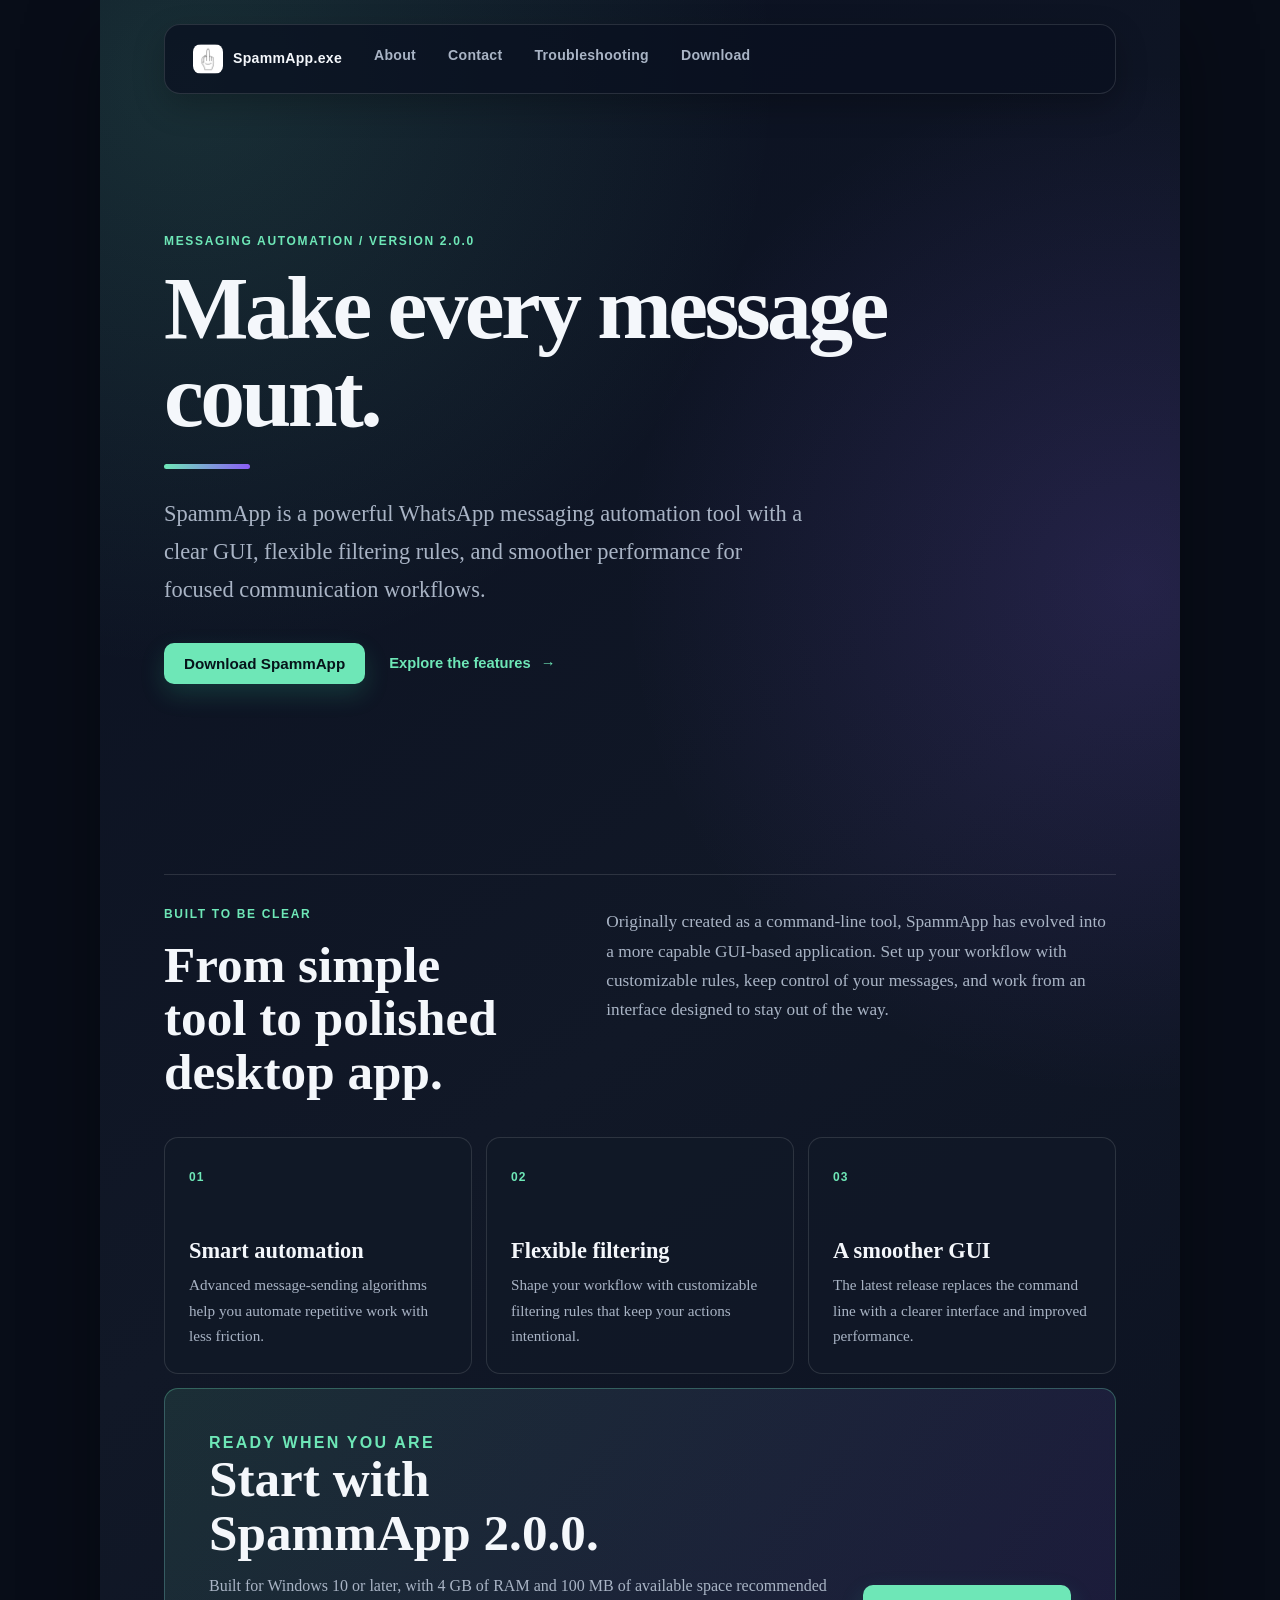
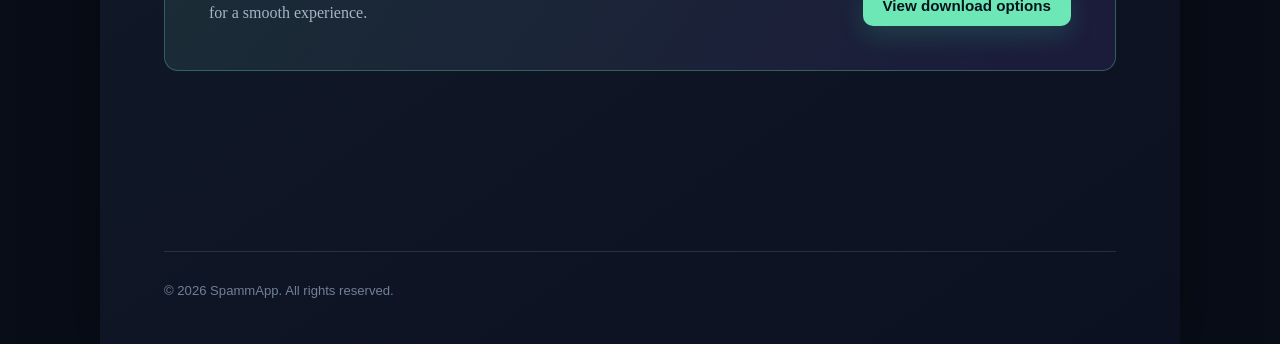
<file: index.html>
<!DOCTYPE html>
<html lang="en">
<head>
    <meta charset="UTF-8">
    <meta name="viewport" content="width=device-width, initial-scale=1.0">
    <link rel="icon" href="oid.ico" type="image/x-icon">
    <link rel="stylesheet" href="main.css">
    <title>SpammApp.exe</title>
</head>
<body>
    <header>
        <nav>
            <ul>
                <li><a href="index.html"><img src="oid.ico" alt=""> SpammApp.exe</a></li>
                <li><a href="about.html">About</a></li>
                <li><a href="contact.html">Contact</a></li>
                <li><a href="troubleshooting.html">Troubleshooting</a></li>
                <li><a href="download.html">Download</a></li>
            </ul>
        </nav>
    </header>
    <main>
        <section class="hero">
            <p class="eyebrow">MESSAGING AUTOMATION / VERSION 2.0.0</p>
            <h1>Make every message count.</h1>
            <p class="hero-copy">SpammApp is a powerful WhatsApp messaging automation tool with a clear GUI, flexible filtering rules, and smoother performance for focused communication workflows.</p>
            <div class="hero-actions">
                <a class="button-link" href="download.html">Download SpammApp</a>
                <a class="text-link" href="about.html">Explore the features <span aria-hidden="true">&rarr;</span></a>
            </div>
        </section>

        <section class="intro-grid" aria-label="SpammApp overview">
            <div>
                <p class="section-label">BUILT TO BE CLEAR</p>
                <h2>From simple tool to polished desktop app.</h2>
            </div>
            <p>Originally created as a command-line tool, SpammApp has evolved into a more capable GUI-based application. Set up your workflow with customizable rules, keep control of your messages, and work from an interface designed to stay out of the way.</p>
        </section>

        <section class="feature-grid" aria-label="Key features">
            <article class="feature-card">
                <span class="feature-number">01</span>
                <h2>Smart automation</h2>
                <p>Advanced message-sending algorithms help you automate repetitive work with less friction.</p>
            </article>
            <article class="feature-card">
                <span class="feature-number">02</span>
                <h2>Flexible filtering</h2>
                <p>Shape your workflow with customizable filtering rules that keep your actions intentional.</p>
            </article>
            <article class="feature-card">
                <span class="feature-number">03</span>
                <h2>A smoother GUI</h2>
                <p>The latest release replaces the command line with a clearer interface and improved performance.</p>
            </article>
        </section>

        <section class="download-panel">
            <div>
                <p class="section-label">READY WHEN YOU ARE</p>
                <h2>Start with SpammApp 2.0.0.</h2>
                <p>Built for Windows 10 or later, with 4 GB of RAM and 100 MB of available space recommended for a smooth experience.</p>
            </div>
            <a class="button-link" href="download.html">View download options</a>
        </section>
    </main>
    <footer>
        <p>&copy; 2026 SpammApp. All rights reserved.</p>
    </footer>
    <script src="site.js"></script>
</body>
</html>
</file>
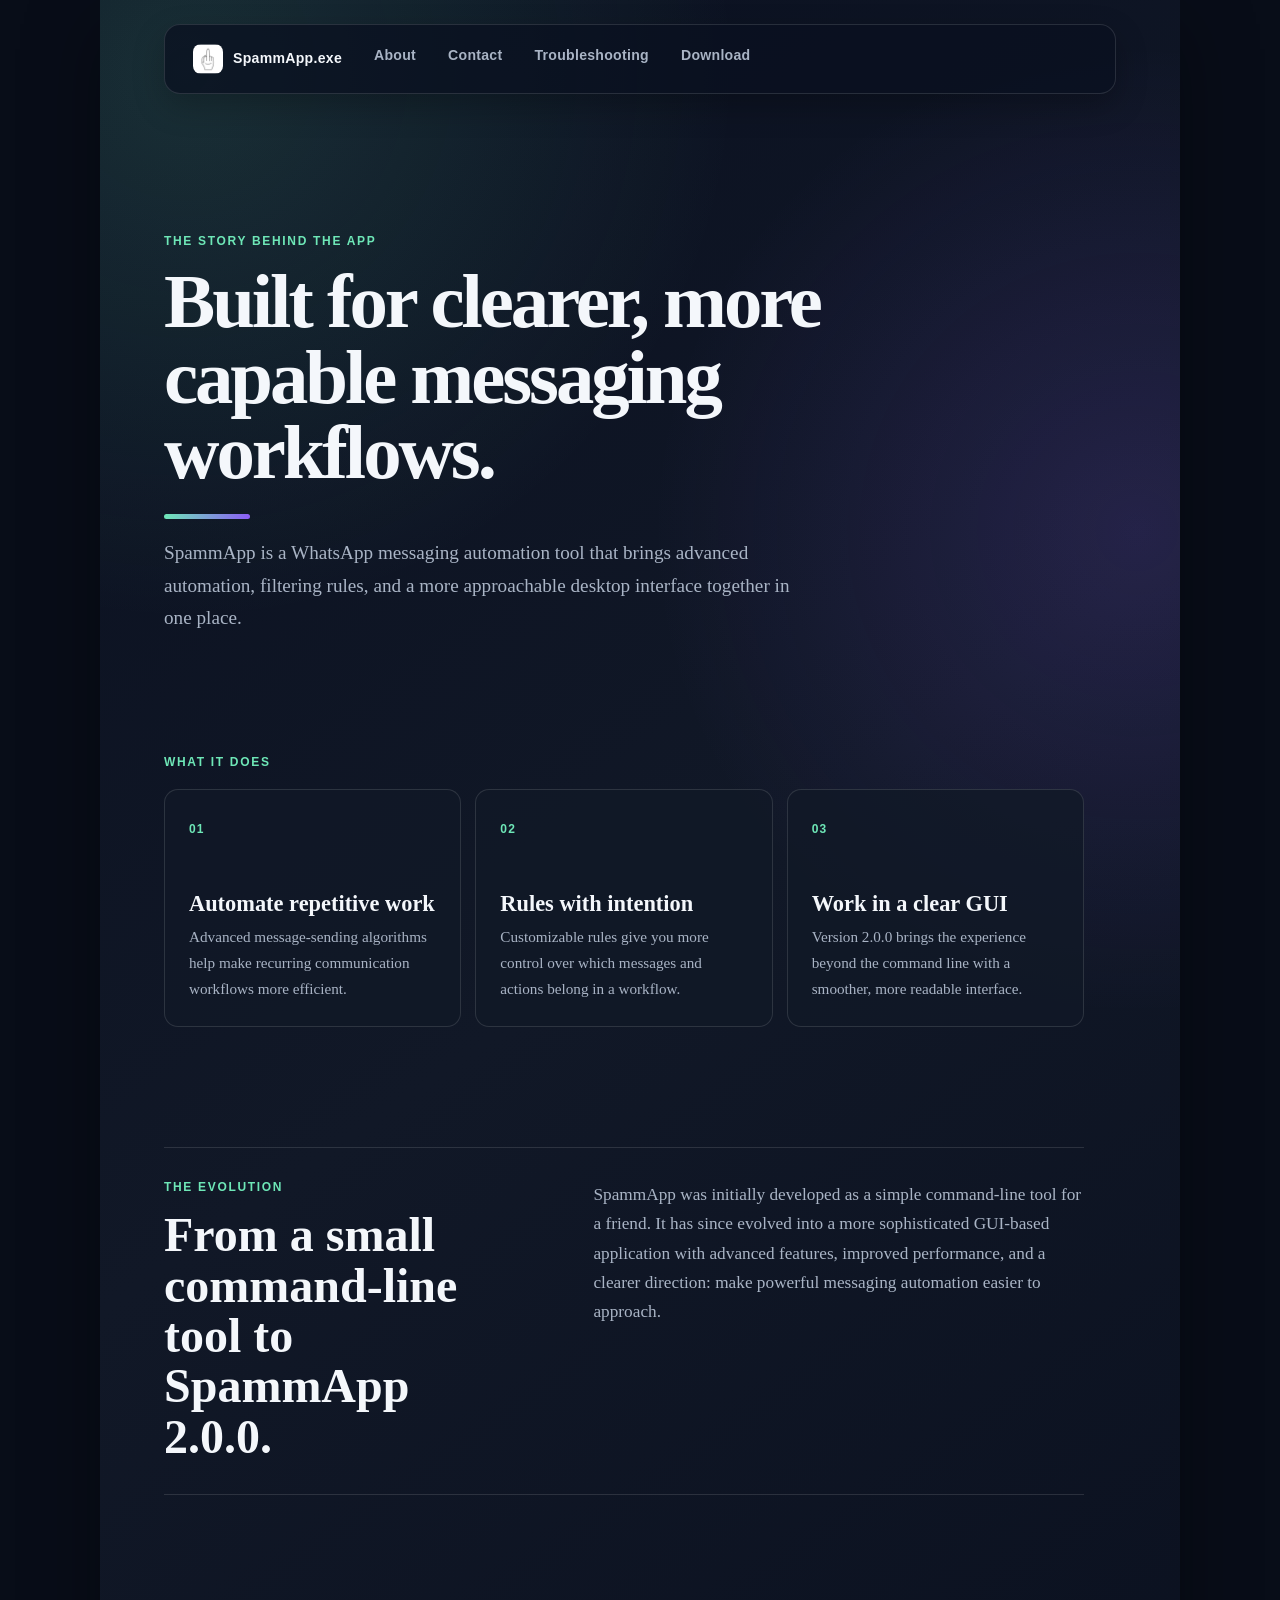
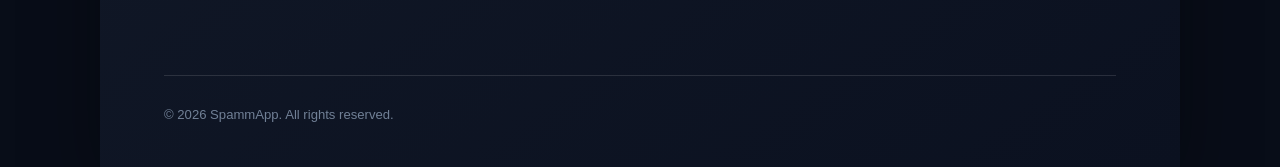
<file: about.html>
<!DOCTYPE html>
<html lang="en">
<head>
    <meta charset="UTF-8">
    <meta name="viewport" content="width=device-width, initial-scale=1.0">
    <link rel="icon" href="oid.ico" type="image/x-icon">
    <link rel="stylesheet" href="main.css">
    <title>About - SpammApp.exe</title>
</head>
<body>
    <header>
        <nav>
            <ul>
                <li><a href="index.html"><img src="oid.ico" alt=""> SpammApp.exe</a></li>
                <li><a href="about.html">About</a></li>
                <li><a href="contact.html">Contact</a></li>
                <li><a href="troubleshooting.html">Troubleshooting</a></li>
                <li><a href="download.html">Download</a></li>
            </ul>
        </nav>
    </header>
    <main class="subpage-main">
        <section class="page-intro">
            <p class="eyebrow">THE STORY BEHIND THE APP</p>
            <h1>Built for clearer, more capable messaging workflows.</h1>
            <p>SpammApp is a WhatsApp messaging automation tool that brings advanced automation, filtering rules, and a more approachable desktop interface together in one place.</p>
        </section>

        <section class="content-section">
            <p class="section-label">WHAT IT DOES</p>
            <div class="feature-grid compact-grid">
                <article class="feature-card">
                    <span class="feature-number">01</span>
                    <h2>Automate repetitive work</h2>
                    <p>Advanced message-sending algorithms help make recurring communication workflows more efficient.</p>
                </article>
                <article class="feature-card">
                    <span class="feature-number">02</span>
                    <h2>Rules with intention</h2>
                    <p>Customizable rules give you more control over which messages and actions belong in a workflow.</p>
                </article>
                <article class="feature-card">
                    <span class="feature-number">03</span>
                    <h2>Work in a clear GUI</h2>
                    <p>Version 2.0.0 brings the experience beyond the command line with a smoother, more readable interface.</p>
                </article>
            </div>
        </section>

        <section class="story-section">
            <div>
                <p class="section-label">THE EVOLUTION</p>
                <h2>From a small command-line tool to SpammApp 2.0.0.</h2>
            </div>
            <p>SpammApp was initially developed as a simple command-line tool for a friend. It has since evolved into a more sophisticated GUI-based application with advanced features, improved performance, and a clearer direction: make powerful messaging automation easier to approach.</p>
        </section>
    </main>
    <footer>
        <p>&copy; 2026 SpammApp. All rights reserved.</p>
    </footer>
    <script src="site.js"></script>
</body>
</html>
</file>
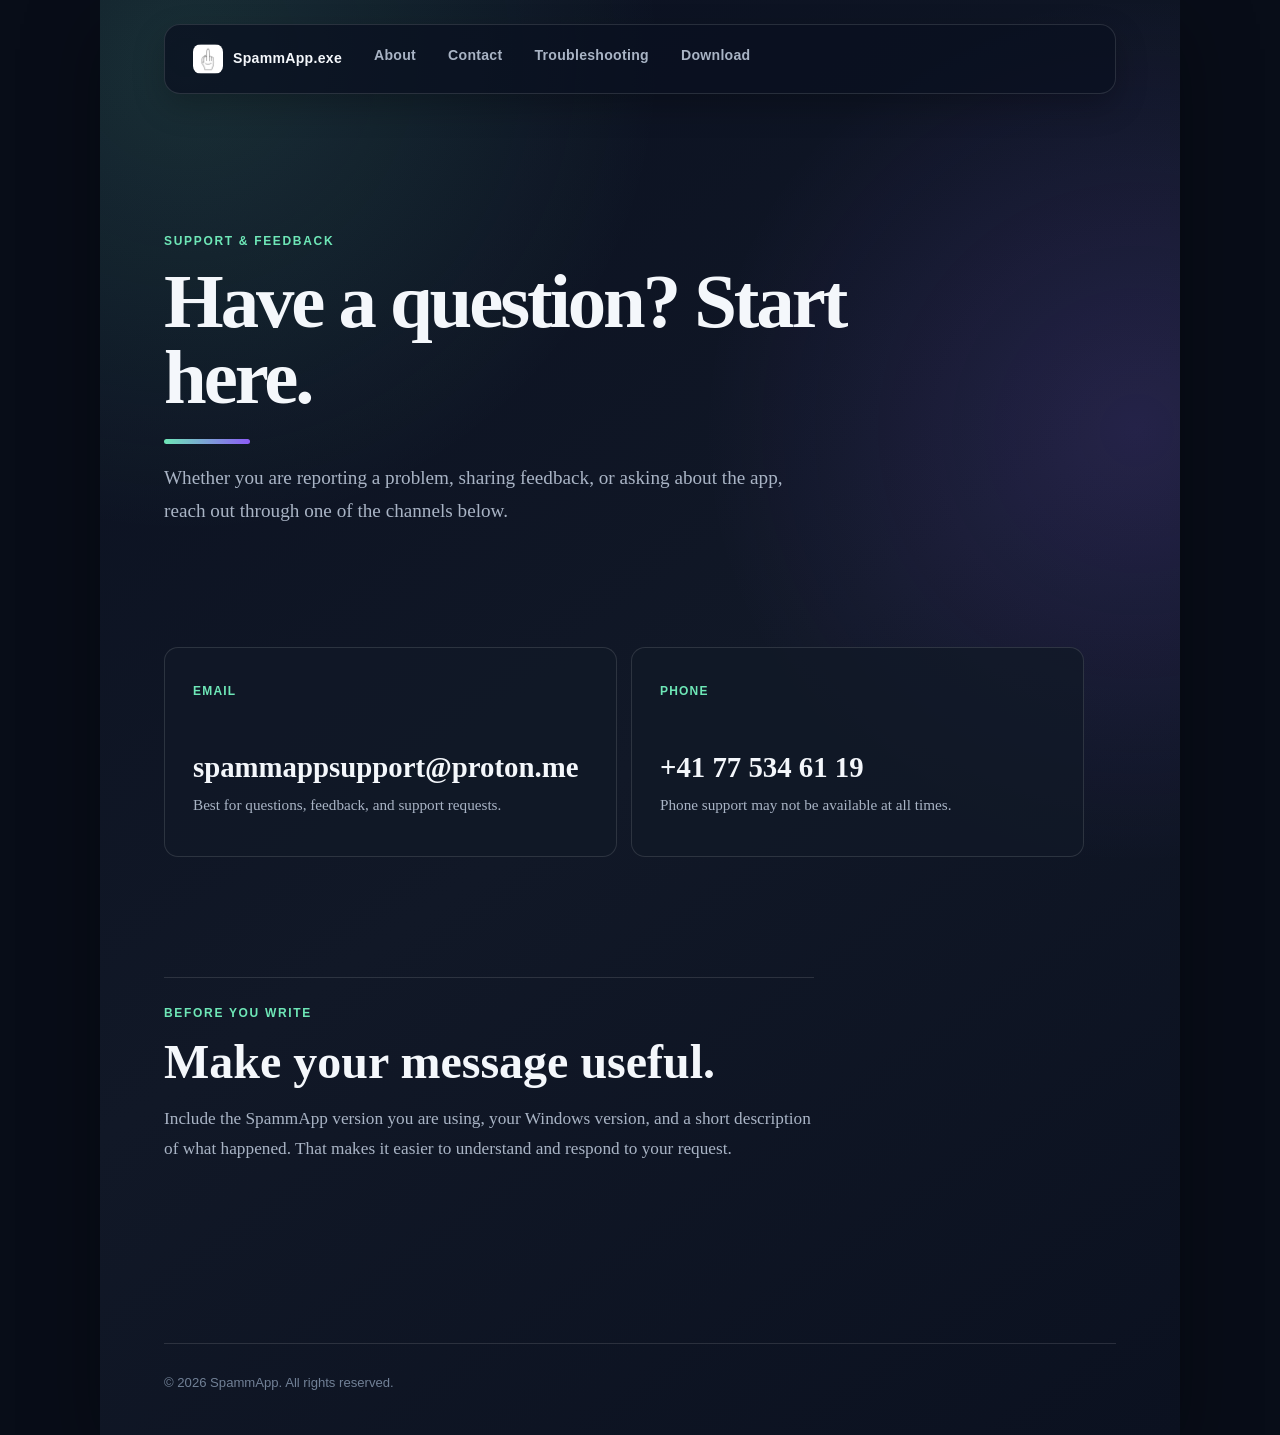
<file: contact.html>
<!DOCTYPE html>
<html lang="en">
<head>
    <meta charset="UTF-8">
    <meta name="viewport" content="width=device-width, initial-scale=1.0">
    <link rel="icon" href="oid.ico" type="image/x-icon">
    <link rel="stylesheet" href="main.css">
    <title>Contact - SpammApp.exe</title>
</head>
<body>
    <header>
        <nav>
            <ul>
                <li><a href="index.html"><img src="oid.ico" alt=""> SpammApp.exe</a></li>
                <li><a href="about.html">About</a></li>
                <li><a href="contact.html">Contact</a></li>
                <li><a href="troubleshooting.html">Troubleshooting</a></li>
                <li><a href="download.html">Download</a></li>
            </ul>
        </nav>
    </header>
    <main class="subpage-main">
        <section class="page-intro">
            <p class="eyebrow">SUPPORT &amp; FEEDBACK</p>
            <h1>Have a question? Start here.</h1>
            <p>Whether you are reporting a problem, sharing feedback, or asking about the app, reach out through one of the channels below.</p>
        </section>

        <section class="contact-grid" aria-label="Contact options">
            <a class="contact-card" href="mailto:spammappsupport@proton.me">
                <span class="feature-number">EMAIL</span>
                <h2>spammappsupport@proton.me</h2>
                <p>Best for questions, feedback, and support requests.</p>
            </a>
            <a class="contact-card" href="tel:+41775346119">
                <span class="feature-number">PHONE</span>
                <h2>+41 77 534 61 19</h2>
                <p>Phone support may not be available at all times.</p>
            </a>
        </section>

        <section class="support-note">
            <p class="section-label">BEFORE YOU WRITE</p>
            <h2>Make your message useful.</h2>
            <p>Include the SpammApp version you are using, your Windows version, and a short description of what happened. That makes it easier to understand and respond to your request.</p>
        </section>
    </main>
    <footer>
        <p>&copy; 2026 SpammApp. All rights reserved.</p>
    </footer>
    <script src="site.js"></script>
</body>
</html>
</file>
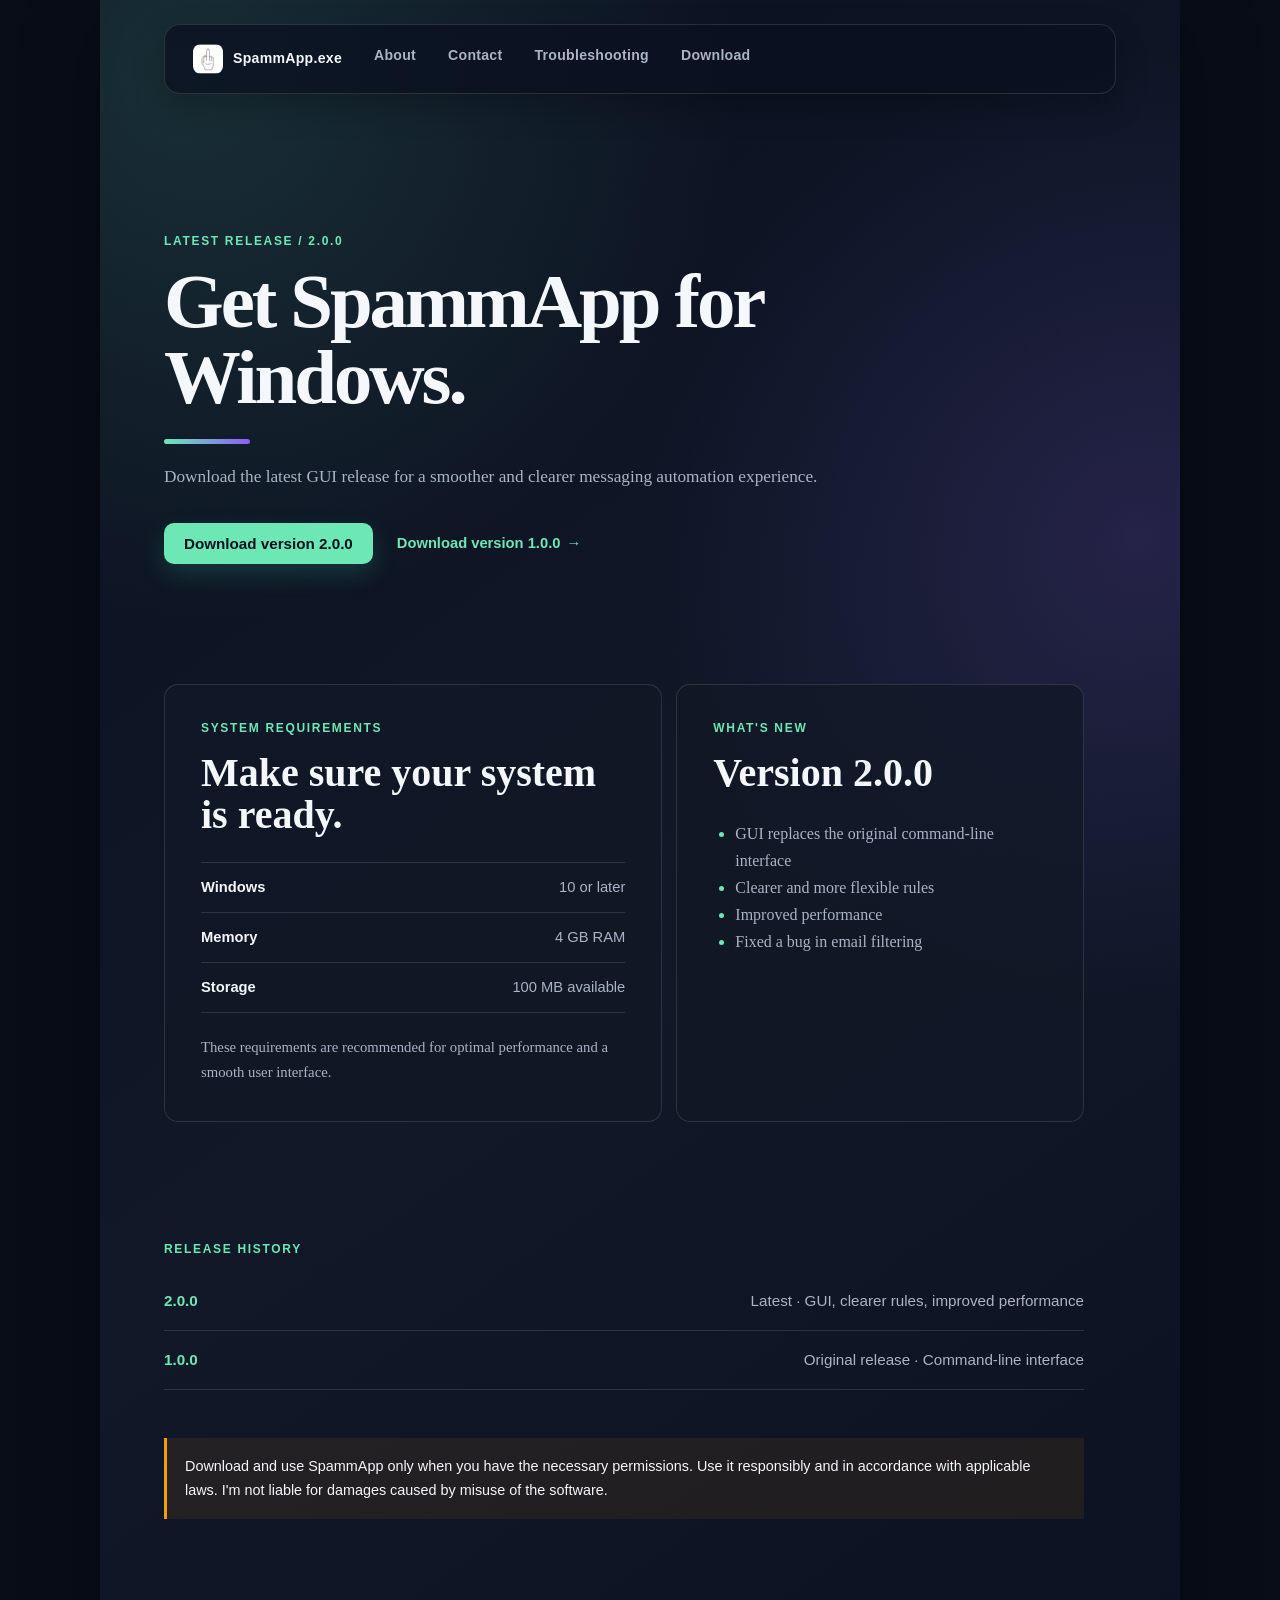
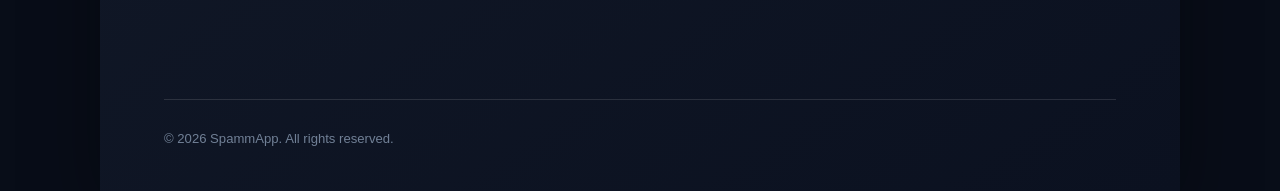
<file: download.html>
<!DOCTYPE html>
<html lang="en">
<head>
    <meta charset="UTF-8">
    <meta name="viewport" content="width=device-width, initial-scale=1.0">
    <link rel="icon" href="oid.ico" type="image/x-icon">
    <link rel="stylesheet" href="main.css">
    <title>Download - SpammApp.exe</title>
</head>
<body>
    <header>
        <nav>
            <ul>
                <li><a href="index.html"><img src="oid.ico" alt=""> SpammApp.exe</a></li>
                <li><a href="about.html">About</a></li>
                <li><a href="contact.html">Contact</a></li>
                <li><a href="troubleshooting.html">Troubleshooting</a></li>
                <li><a href="download.html">Download</a></li>
            </ul>
        </nav>
    </header>
    <main class="subpage-main download-page">
        <section class="page-intro download-intro">
            <p class="eyebrow">LATEST RELEASE / 2.0.0</p>
            <h1>Get SpammApp for Windows.</h1>
            <p>Download the latest GUI release for a smoother and clearer messaging automation experience.</p>
            <div class="download-actions">
                <a class="button-link" href="SpammApp_v2.exe" download
                    onclick="setTimeout(() => {
                        window.location.href = 'thanks.html';
                    }, 1000);">Download version 2.0.0
                </a>
                <a class="text-link" href="SpammApp_v1.exe" download
                    onclick="setTimeout(() => {
                        window.location.href = 'thanks.html';
                    }, 1000);">Download version 1.0.0<span aria-hidden="true">&rarr;</span>
                </a>
            </div>
        </section>

        <section class="download-details">
            <div class="requirements-panel">
                <p class="section-label">SYSTEM REQUIREMENTS</p>
                <h2>Make sure your system is ready.</h2>
                <div class="requirements-list">
                    <div><strong>Windows</strong><span>10 or later</span></div>
                    <div><strong>Memory</strong><span>4 GB RAM</span></div>
                    <div><strong>Storage</strong><span>100 MB available</span></div>
                </div>
                <p>These requirements are recommended for optimal performance and a smooth user interface.</p>
            </div>
            <div class="release-panel">
                <p class="section-label">WHAT'S NEW</p>
                <h2>Version 2.0.0</h2>
                <ul>
                    <li>GUI replaces the original command-line interface</li>
                    <li>Clearer and more flexible rules</li>
                    <li>Improved performance</li>
                    <li>Fixed a bug in email filtering</li>
                </ul>
            </div>
        </section>

        <section class="release-history">
            <p class="section-label">RELEASE HISTORY</p>
            <div class="release-row"><strong>2.0.0</strong><span>Latest &middot; GUI, clearer rules, improved performance</span></div>
            <div class="release-row"><strong>1.0.0</strong><span>Original release &middot; Command-line interface</span></div>
        </section>

        <data>Download and use SpammApp only when you have the necessary permissions. Use it responsibly and in accordance with applicable laws. I'm not liable for damages caused by misuse of the software.</data>
    </main>
    <footer>
        <p>&copy; 2026 SpammApp. All rights reserved.</p>
    </footer>
    <script src="site.js"></script>
</body>
</html>
</file>
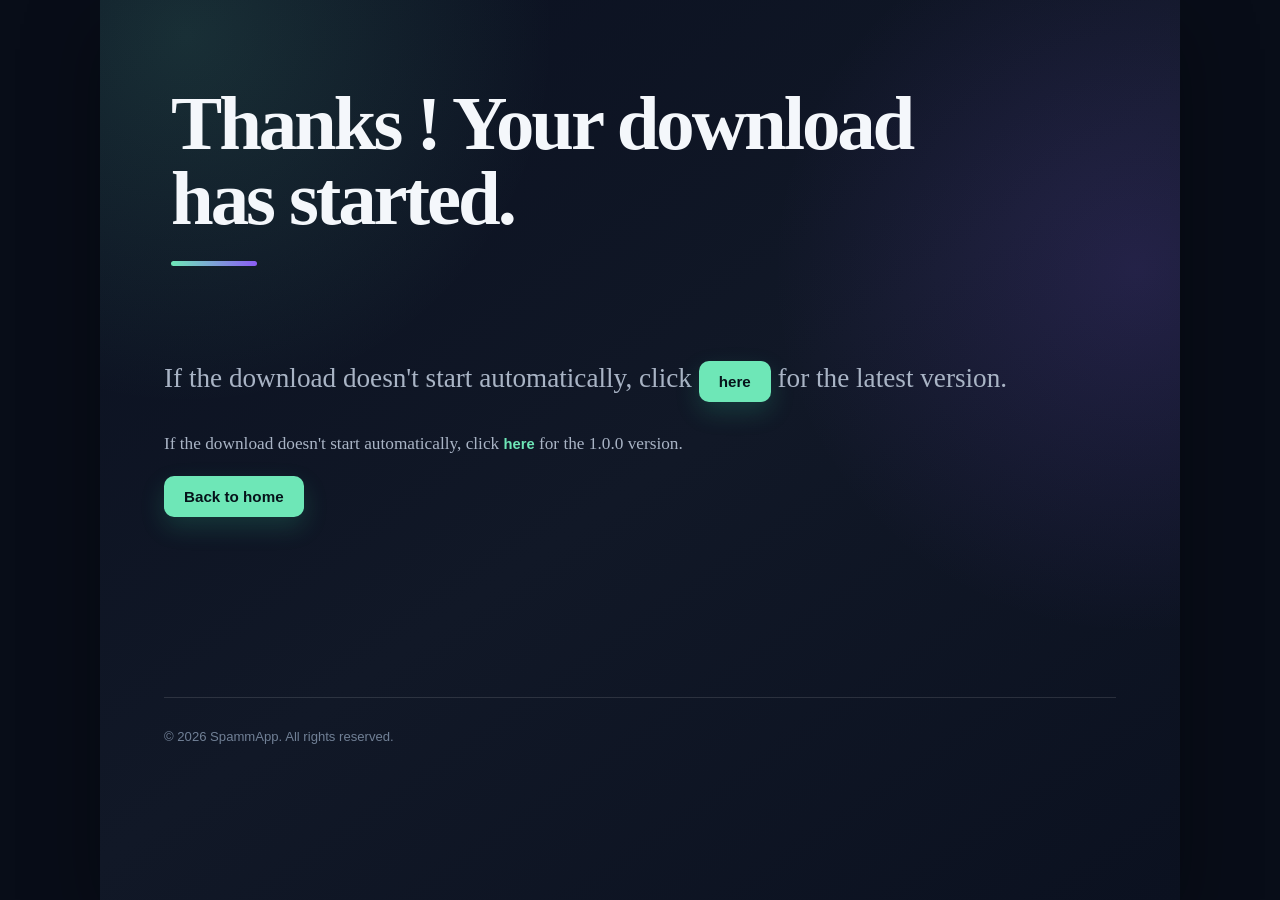
<file: thanks.html>
<!DOCTYPE html>
<html lang="en">
<head>
    <meta charset="UTF-8">
    <meta name="viewport" content="width=device-width, initial-scale=1.0">
    <link rel="icon" href="oid.ico" type="image/x-icon">
    <link rel="stylesheet" href="main.css">
    <title>Thanks ! - SpammApp.exe</title>
</head>
<body>
    <main class="subpage-main">
        <section class="page-intro">
            <h1 class="special-h1">Thanks ! Your download has started.</h1>
        </section>
        <p class="special-p">If the download doesn't start automatically, click <a class="button-link" href="SpammApp_v2.exe" download>here</a> for the latest version.</p>
        <p>If the download doesn't start automatically, click <a class="text-link" href="SpammApp_v1.exe" download>here</a> for the 1.0.0 version.</p>
        <a class="button-link" href="index.html">Back to home</a>
    <script src="site.js"></script>
    </main>
    <footer>
        <p>&copy; 2026 SpammApp. All rights reserved.</p>
    </footer>
</body>
</html>
</file>
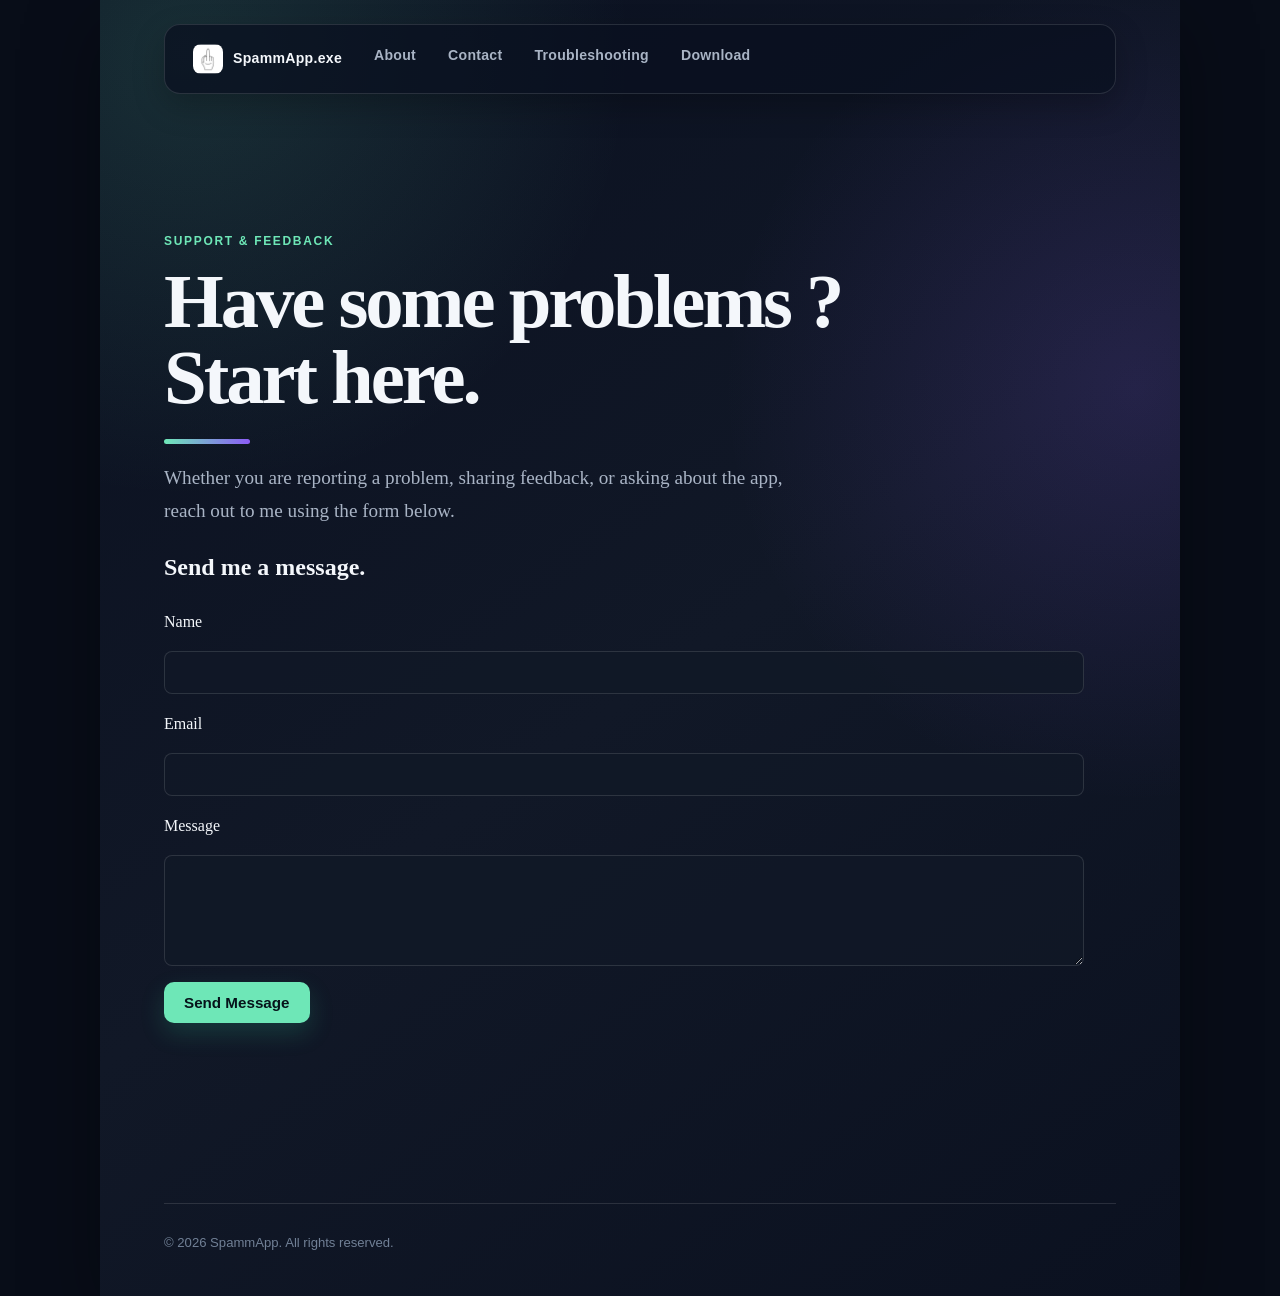
<file: troubleshooting.html>
<!DOCTYPE html>
<html lang="en">
<head>
    <meta charset="UTF-8">
    <meta name="viewport" content="width=device-width, initial-scale=1.0">
    <link rel="icon" href="oid.ico" type="image/x-icon">
    <link rel="stylesheet" href="main.css">
    <title>Troubleshooting - SpammApp.exe</title>
</head>
<body>
    <header>
        <nav>
            <ul>
                <li><a href="index.html"><img src="oid.ico" alt=""> SpammApp.exe</a></li>
                <li><a href="about.html">About</a></li>
                <li><a href="contact.html">Contact</a></li>
                <li><a href="troubleshooting.html">Troubleshooting</a></li>
                <li><a href="download.html">Download</a></li>
            </ul>
        </nav>
    </header>
    <main class="subpage-main">
        <section class="page-intro">
            <p class="eyebrow">SUPPORT &amp; FEEDBACK</p>
            <h1>Have some problems ? Start here.</h1>
            <p>Whether you are reporting a problem, sharing feedback, or asking about the app, reach out to me using the form below.</p>
        </section>

        <section class="form-section">
            <h2>Send me a message.</h2>
            <form action="mailto:spammappsupport@proton.me" method="post" enctype="text/plain">
                <label for="name">Name</label>
                <input type="text" id="name" name="name" required>

                <label for="email">Email</label>
                <input type="email" id="email" name="email" required>

                <label for="message">Message</label>
                <textarea id="message" name="message" rows="5" required></textarea>

                <button type="submit">Send Message</button>
            </form>
    </main>
    <footer>
        <p>&copy; 2026 SpammApp. All rights reserved.</p>
    </footer>
    <script src="site.js"></script>
</body>
</html>
</file>
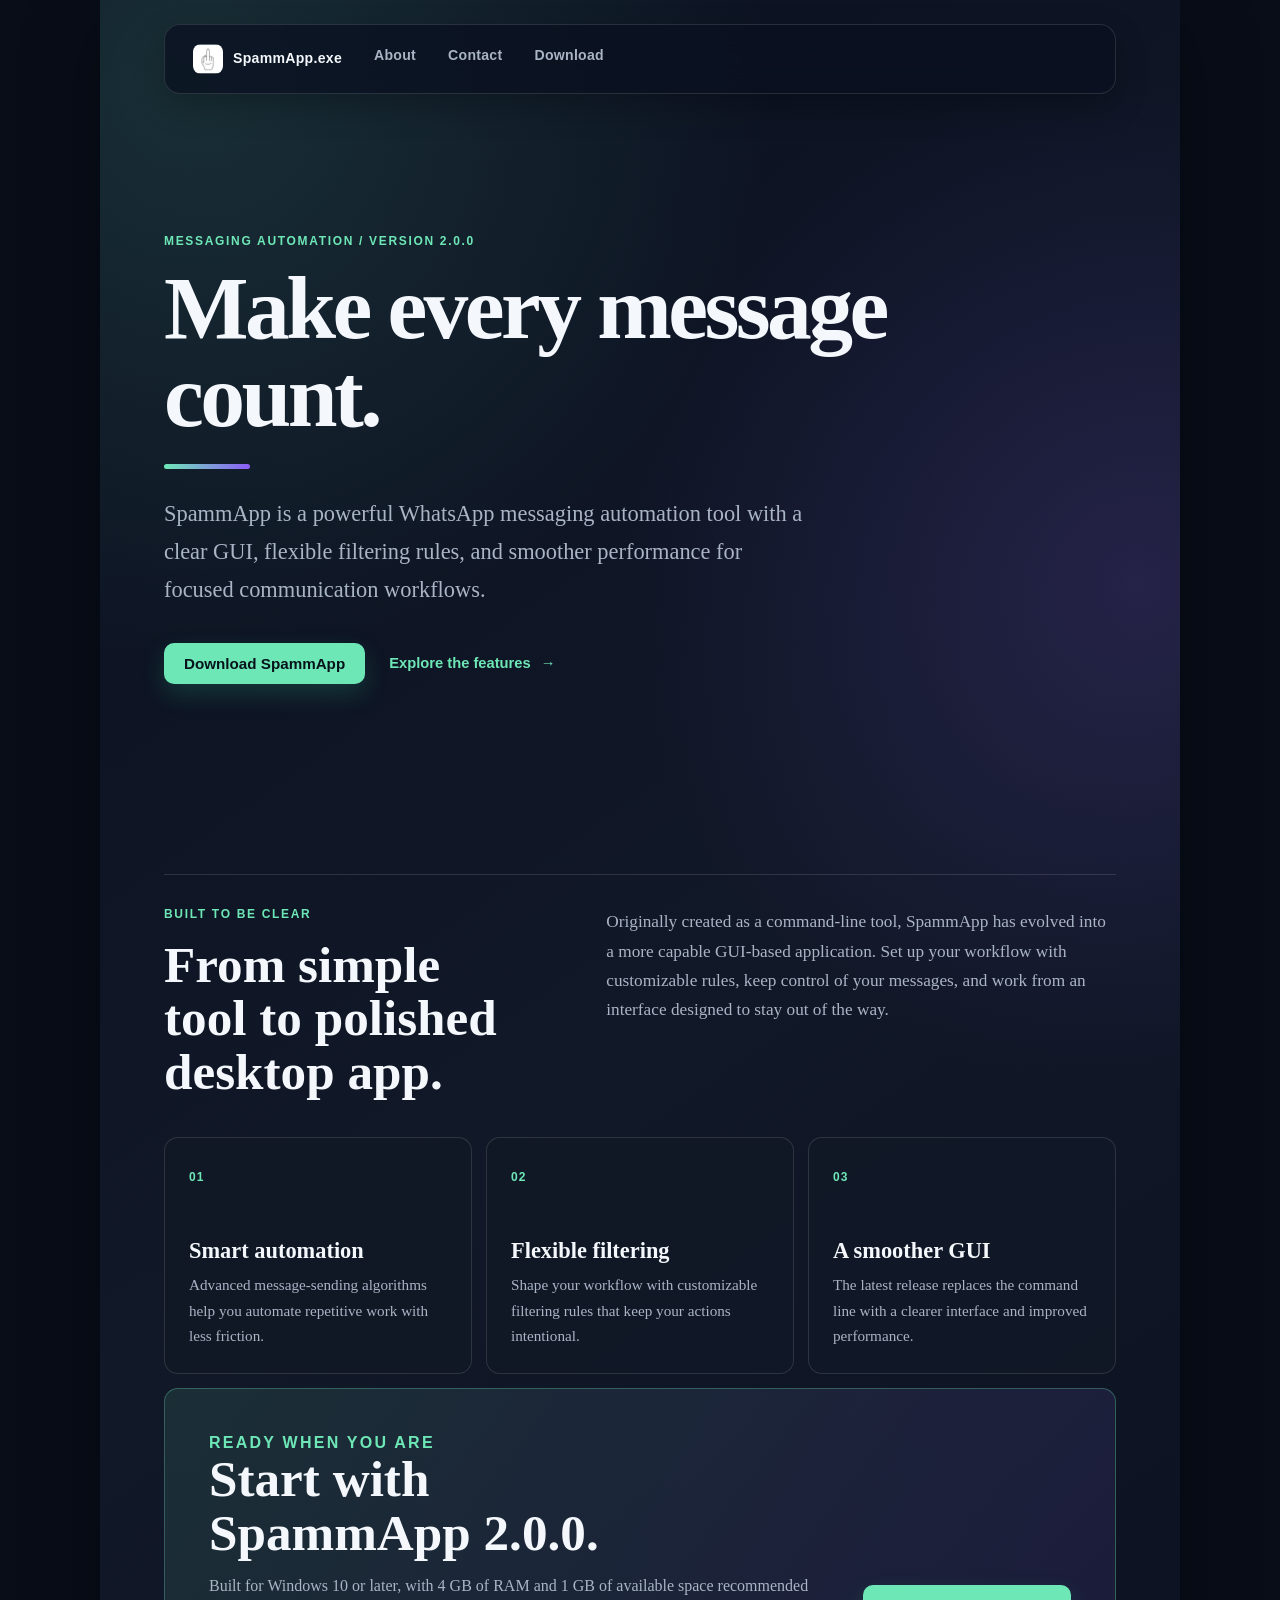
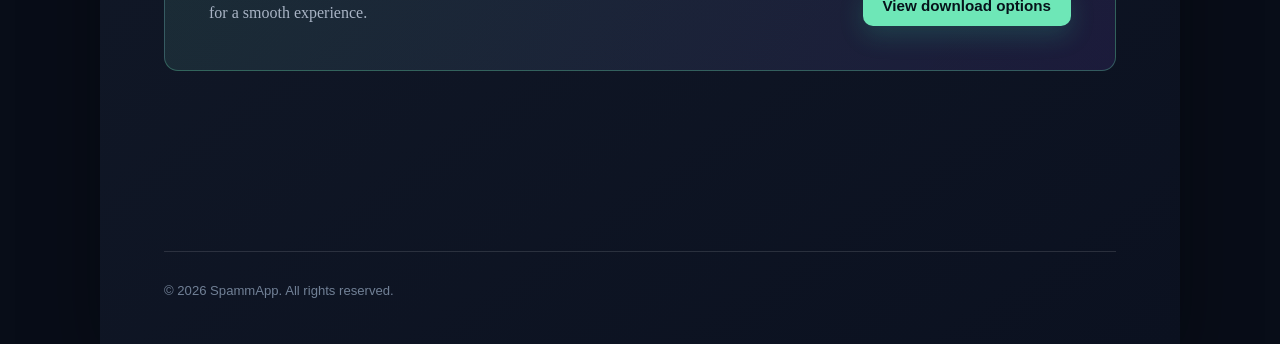
<file: UI.html>
<!DOCTYPE html>
<html lang="en">
<head>
    <meta charset="UTF-8">
    <meta name="viewport" content="width=device-width, initial-scale=1.0">
    <link rel="icon" href="oid.ico" type="image/x-icon">
    <link rel="stylesheet" href="main.css">
    <title>SpammApp.exe</title>
</head>
<body>
    <header>
        <nav>
            <ul>
                <li><a href="UI.html"><img src="oid.ico" alt=""> SpammApp.exe</a></li>
                <li><a href="about.html">About</a></li>
                <li><a href="contact.html">Contact</a></li>
                <li><a href="download.html">Download</a></li>
            </ul>
        </nav>
    </header>
    <main>
        <section class="hero">
            <p class="eyebrow">MESSAGING AUTOMATION / VERSION 2.0.0</p>
            <h1>Make every message count.</h1>
            <p class="hero-copy">SpammApp is a powerful WhatsApp messaging automation tool with a clear GUI, flexible filtering rules, and smoother performance for focused communication workflows.</p>
            <div class="hero-actions">
                <a class="button-link" href="download.html">Download SpammApp</a>
                <a class="text-link" href="about.html">Explore the features <span aria-hidden="true">&rarr;</span></a>
            </div>
        </section>

        <section class="intro-grid" aria-label="SpammApp overview">
            <div>
                <p class="section-label">BUILT TO BE CLEAR</p>
                <h2>From simple tool to polished desktop app.</h2>
            </div>
            <p>Originally created as a command-line tool, SpammApp has evolved into a more capable GUI-based application. Set up your workflow with customizable rules, keep control of your messages, and work from an interface designed to stay out of the way.</p>
        </section>

        <section class="feature-grid" aria-label="Key features">
            <article class="feature-card">
                <span class="feature-number">01</span>
                <h2>Smart automation</h2>
                <p>Advanced message-sending algorithms help you automate repetitive work with less friction.</p>
            </article>
            <article class="feature-card">
                <span class="feature-number">02</span>
                <h2>Flexible filtering</h2>
                <p>Shape your workflow with customizable filtering rules that keep your actions intentional.</p>
            </article>
            <article class="feature-card">
                <span class="feature-number">03</span>
                <h2>A smoother GUI</h2>
                <p>The latest release replaces the command line with a clearer interface and improved performance.</p>
            </article>
        </section>

        <section class="download-panel">
            <div>
                <p class="section-label">READY WHEN YOU ARE</p>
                <h2>Start with SpammApp 2.0.0.</h2>
                <p>Built for Windows 10 or later, with 4 GB of RAM and 1 GB of available space recommended for a smooth experience.</p>
            </div>
            <a class="button-link" href="download.html">View download options</a>
        </section>
    </main>
    <footer>
        <p>&copy; 2026 SpammApp. All rights reserved.</p>
    </footer>
</body>
</html>
</file>
<file: main.css>
:root {
	--ink: #f4f7fb;
	--muted: #a9b4c5;
	--line: rgba(255, 255, 255, 0.12);
	--panel: rgba(17, 25, 39, 0.78);
	--accent: #6ee7b7;
	--accent-strong: #34d399;
	--violet: #8b5cf6;
	--shadow: 0 24px 70px rgba(0, 0, 0, 0.35);
}

* {
	box-sizing: border-box;
}

html {
	min-height: 100%;
	background: #080d18;
}

body {
	max-width: 1080px;
	min-height: 100vh;
	margin: 0 auto;
	padding: 24px clamp(18px, 5vw, 64px) 32px;
	color: var(--ink);
	font-family: Georgia, 'Times New Roman', serif;
	line-height: 1.7;
	background:
		radial-gradient(circle at 8% 4%, rgba(110, 231, 183, 0.14), transparent 28%),
		radial-gradient(circle at 96% 30%, rgba(139, 92, 246, 0.16), transparent 30%),
		linear-gradient(145deg, #0a1020 0%, #111827 52%, #0b1120 100%);
	box-shadow: var(--shadow);
}

header {
	position: sticky;
	top: 16px;
	z-index: 10;
	margin-bottom: clamp(72px, 12vw, 140px);
}

nav {
	display: flex;
	align-items: center;
	justify-content: space-between;
	gap: 24px;
	padding: 12px 16px;
	border: 1px solid var(--line);
	border-radius: 16px;
	background: rgba(10, 16, 32, 0.76);
	box-shadow: 0 12px 32px rgba(0, 0, 0, 0.24);
	backdrop-filter: blur(16px);
}

nav ul {
	display: flex;
	flex-wrap: wrap;
	justify-content: flex-end;
	gap: 8px;
	margin: 0;
	padding: 0;
	list-style: none;
}

nav li:first-child {
	margin-right: auto;
}

nav li:first-child a {
	display: flex;
	align-items: center;
	gap: 10px;
	color: var(--ink);
	font-weight: 700;
}

nav li:first-child img {
	width: 30px;
	height: 30px;
	border-radius: 8px;
}

a {
	color: var(--accent);
	text-decoration: none;
	transition: color 160ms ease, background 160ms ease, transform 160ms ease;
}

nav a {
	display: block;
	padding: 7px 12px;
	border-radius: 9px;
	color: var(--muted);
	font-family: Arial, sans-serif;
	font-size: 0.88rem;
	font-weight: 700;
	letter-spacing: 0.02em;
}

nav a:hover,
nav a:focus-visible {
	color: var(--ink);
	background: rgba(255, 255, 255, 0.09);
	outline: none;
}

main,
body > h1,
body > p,
body > ul,
body > data {
	max-width: 760px;
}

main {
	max-width: none;
}

.hero {
	max-width: 820px;
}

.eyebrow,
.section-label {
	margin: 0 0 16px;
	color: var(--accent);
	font: 700 0.75rem/1.2 Arial, sans-serif;
	letter-spacing: 0.14em;
}

.hero h1 {
	max-width: 760px;
	margin-bottom: 26px;
}

.hero-copy {
	max-width: 650px;
	margin: 0;
	font-size: clamp(1.15rem, 2vw, 1.4rem);
}

.hero-actions {
	display: flex;
	align-items: center;
	flex-wrap: wrap;
	gap: 24px;
	margin-top: 34px;
}

.button-link {
	display: inline-block;
	padding: 12px 20px;
	border-radius: 10px;
	color: #06131a;
	background: var(--accent);
	font: 700 0.95rem Arial, sans-serif;
	box-shadow: 0 10px 24px rgba(52, 211, 153, 0.18);
}

.button-link:hover,
.button-link:focus-visible {
	color: #06131a;
	background: var(--accent-strong);
	box-shadow: 0 14px 30px rgba(52, 211, 153, 0.28);
	transform: translateY(-2px);
}

.text-link {
	font-family: Arial, sans-serif;
	font-size: 0.92rem;
	font-weight: 700;
}

.text-link span {
	display: inline-block;
	margin-left: 6px;
	transition: transform 160ms ease;
}

.text-link:hover span {
	transform: translateX(4px);
}

.intro-grid {
	display: grid;
	grid-template-columns: minmax(220px, 0.8fr) minmax(280px, 1.2fr);
	gap: clamp(28px, 8vw, 110px);
	margin-top: clamp(110px, 17vw, 190px);
	padding-top: 32px;
	border-top: 1px solid var(--line);
}

.intro-grid h2,
.download-panel h2 {
	max-width: 390px;
	margin: 0;
	font-size: clamp(1.8rem, 4vw, 3.2rem);
	line-height: 1.05;
}

.intro-grid > p,
.download-panel p {
	margin: 0;
}

.feature-grid {
	display: grid;
	grid-template-columns: repeat(3, 1fr);
	gap: 14px;
	margin-top: 38px;
}

.feature-card {
	min-height: 230px;
	padding: 24px;
	border: 1px solid var(--line);
	border-radius: 14px;
	background: var(--panel);
}

.feature-number {
	color: var(--accent);
	font: 700 0.75rem Arial, sans-serif;
	letter-spacing: 0.1em;
}

.feature-card h2 {
	margin: 50px 0 8px;
	font-size: 1.4rem;
	line-height: 1.1;
}

.feature-card p {
	margin: 0;
	font-size: 0.95rem;
}

.download-panel {
	display: flex;
	align-items: end;
	justify-content: space-between;
	gap: 30px;
	margin-top: 14px;
	padding: clamp(24px, 5vw, 44px);
	border: 1px solid rgba(110, 231, 183, 0.3);
	border-radius: 14px;
	background: linear-gradient(120deg, rgba(110, 231, 183, 0.11), rgba(139, 92, 246, 0.12));
}

.download-panel h2 {
	margin-bottom: 12px;
}

.download-panel p {
	max-width: 620px;
	font-size: 1rem;
}

.subpage-main {
	max-width: 920px;
}

.page-intro {
	max-width: 760px;
}

.page-intro h1 {
	font-size: clamp(2.6rem, 6vw, 5rem);
}

.page-intro > p:last-child {
	max-width: 650px;
	margin: 0;
	font-size: 1.2rem;
}

.content-section,
.story-section,
.contact-grid,
.support-note,
.download-details,
.release-history {
	margin-top: clamp(78px, 11vw, 120px);
}

.compact-grid {
	margin-top: 20px;
}

.story-section {
	display: grid;
	grid-template-columns: minmax(220px, 0.8fr) minmax(280px, 1.2fr);
	gap: clamp(28px, 8vw, 110px);
	padding: 32px 0;
	border-top: 1px solid var(--line);
	border-bottom: 1px solid var(--line);
}

.story-section h2,
.support-note h2,
.requirements-panel h2,
.release-panel h2 {
	margin: 0;
	font-size: clamp(1.8rem, 4vw, 3rem);
	line-height: 1.05;
}

.story-section > p {
	margin: 0;
}

.contact-grid {
	display: grid;
	grid-template-columns: repeat(2, 1fr);
	gap: 14px;
}

.contact-card {
	display: block;
	min-height: 210px;
	padding: 28px;
	border: 1px solid var(--line);
	border-radius: 14px;
	background: var(--panel);
}

.contact-card:hover,
.contact-card:focus-visible {
	border-color: rgba(110, 231, 183, 0.55);
	background: rgba(24, 39, 54, 0.9);
	outline: none;
	transform: translateY(-3px);
}

.contact-card h2 {
	margin: 48px 0 8px;
	color: var(--ink);
	font-size: clamp(1.2rem, 3vw, 1.8rem);
	line-height: 1.15;
	word-break: break-word;
}

.contact-card p {
	margin: 0;
	font-size: 0.95rem;
}

.support-note {
	max-width: 650px;
	padding-top: 28px;
	border-top: 1px solid var(--line);
}

.support-note h2 {
	margin-bottom: 12px;
}

.support-note p:last-child {
	margin-bottom: 0;
}

.download-actions {
	display: flex;
	align-items: center;
	flex-wrap: wrap;
	gap: 24px;
	margin-top: 32px;
}

.download-details {
	display: grid;
	grid-template-columns: minmax(280px, 1.1fr) minmax(240px, 0.9fr);
	gap: 14px;
}

.requirements-panel,
.release-panel {
	padding: clamp(24px, 4vw, 36px);
	border: 1px solid var(--line);
	border-radius: 14px;
	background: var(--panel);
}

.requirements-panel h2,
.release-panel h2 {
	margin-bottom: 26px;
	font-size: clamp(1.7rem, 3.5vw, 2.5rem);
}

.requirements-list {
	border-top: 1px solid var(--line);
}

.requirements-list div {
	display: flex;
	justify-content: space-between;
	gap: 18px;
	padding: 12px 0;
	border-bottom: 1px solid var(--line);
	font-family: Arial, sans-serif;
	font-size: 0.92rem;
}

.requirements-list span {
	color: var(--muted);
	text-align: right;
}

.requirements-panel > p:last-child {
	margin: 22px 0 0;
	font-size: 0.92rem;
}

.release-panel ul {
	margin: 0;
	padding-left: 22px;
	color: var(--muted);
}

.release-panel li::marker {
	color: var(--accent);
}

.release-row {
	display: flex;
	justify-content: space-between;
	gap: 24px;
	padding: 16px 0;
	border-bottom: 1px solid var(--line);
	color: var(--muted);
	font-family: Arial, sans-serif;
	font-size: 0.95rem;
}

.release-row strong {
	min-width: 65px;
	color: var(--accent);
}

.subpage-main > data {
	max-width: none;
	margin-top: 48px;
}

h1 {
	margin: 0 0 18px;
	color: var(--ink);
	font-size: clamp(2.5rem, 7vw, 5.8rem);
	line-height: 0.98;
	letter-spacing: -0.04em;
}

h1::after {
	display: block;
	width: 86px;
	height: 5px;
	margin-top: 24px;
	border-radius: 99px;
	background: linear-gradient(90deg, var(--accent), var(--violet));
	content: '';
}

p,
body > ul,
body > data {
	color: var(--muted);
	font-size: 1.08rem;
}

body > ul {
	padding-left: 24px;
}

body > ul li::marker {
	color: var(--accent);
}

button {
	padding: 12px 20px;
	border: 0;
	border-radius: 10px;
	color: #06131a;
	background: var(--accent);
	font: 700 0.95rem Arial, sans-serif;
	cursor: pointer;
	box-shadow: 0 10px 24px rgba(52, 211, 153, 0.18);
	transition: background 160ms ease, transform 160ms ease, box-shadow 160ms ease;
}

button:hover,
button:focus-visible {
	background: var(--accent-strong);
	box-shadow: 0 14px 30px rgba(52, 211, 153, 0.28);
	transform: translateY(-2px);
}

data {
	display: block;
	margin-top: 28px;
	padding: 16px 18px;
	border-left: 3px solid #f59e0b;
	background: rgba(245, 158, 11, 0.08);
	font-family: Arial, sans-serif;
	font-size: 0.9rem;
}

footer {
	margin-top: clamp(90px, 16vw, 180px);
	padding-top: 18px;
	border-top: 1px solid var(--line);
	color: #718096;
	font: 0.82rem Arial, sans-serif;
}

footer p {
	color: inherit;
	font-size: inherit;
}

@media (max-width: 640px) {
	body {
		padding-top: 12px;
		padding-right: 14px;
		padding-left: 14px;
	}

	header {
		top: 8px;
		margin-bottom: 64px;
	}

	nav {
		padding: 10px;
	}

	nav ul {
		justify-content: space-between;
		gap: 4px;
	}

	nav li:first-child {
		width: 100%;
		margin-bottom: 4px;
	}

	nav li:not(:first-child) {
		flex: 1 1 0;
	}

	nav li:not(:first-child) a {
		padding-right: 6px;
		padding-left: 6px;
		text-align: center;
	}

	nav li:first-child a {
		padding-left: 4px;
	}

	.hero-actions,
	.download-actions {
		align-items: stretch;
		flex-direction: column;
		gap: 16px;
	}

	.button-link {
		text-align: center;
	}

	.intro-grid,
	.story-section {
		gap: 24px;
		margin-top: 88px;
	}

	.feature-card,
	.contact-card {
		min-height: 0;
	}

	.feature-card h2,
	.contact-card h2 {
		margin-top: 34px;
	}

	.download-panel {
		gap: 22px;
	}

	.requirements-list div {
		align-items: flex-start;
		flex-direction: column;
		gap: 2px;
	}

	.requirements-list span {
		text-align: left;
	}

	data {
		overflow-wrap: anywhere;
	}

	h1 {
		font-size: clamp(2.6rem, 15vw, 4.3rem);
	}

	.intro-grid,
	.feature-grid,
	.story-section,
	.download-details {
		grid-template-columns: 1fr;
	}

	.contact-grid {
		grid-template-columns: 1fr;
	}

	.download-panel {
		align-items: flex-start;
		flex-direction: column;
	}

	.release-row {
		align-items: flex-start;
		flex-direction: column;
		gap: 4px;
	}
}

form {
	display: flex;
	flex-direction: column;
	gap: 16px;
}

input,
textarea {
	padding: 12px 14px;
	border: 1px solid var(--line);
	border-radius: 8px;
	background: rgba(17, 25, 39, 0.78);
	color: var(--ink);
	font-family: Arial, sans-serif;
	font-size: 0.95rem;
}

button[type="submit"] {
	align-self: flex-start;
}

button[type="submit"]:hover,
button[type="submit"]:focus-visible {
	background: var(--accent-strong);
}

.special-p {
	font-size: 1.7rem;
}

.special-h1 {
	padding: 62px 7px;
}
</file>
